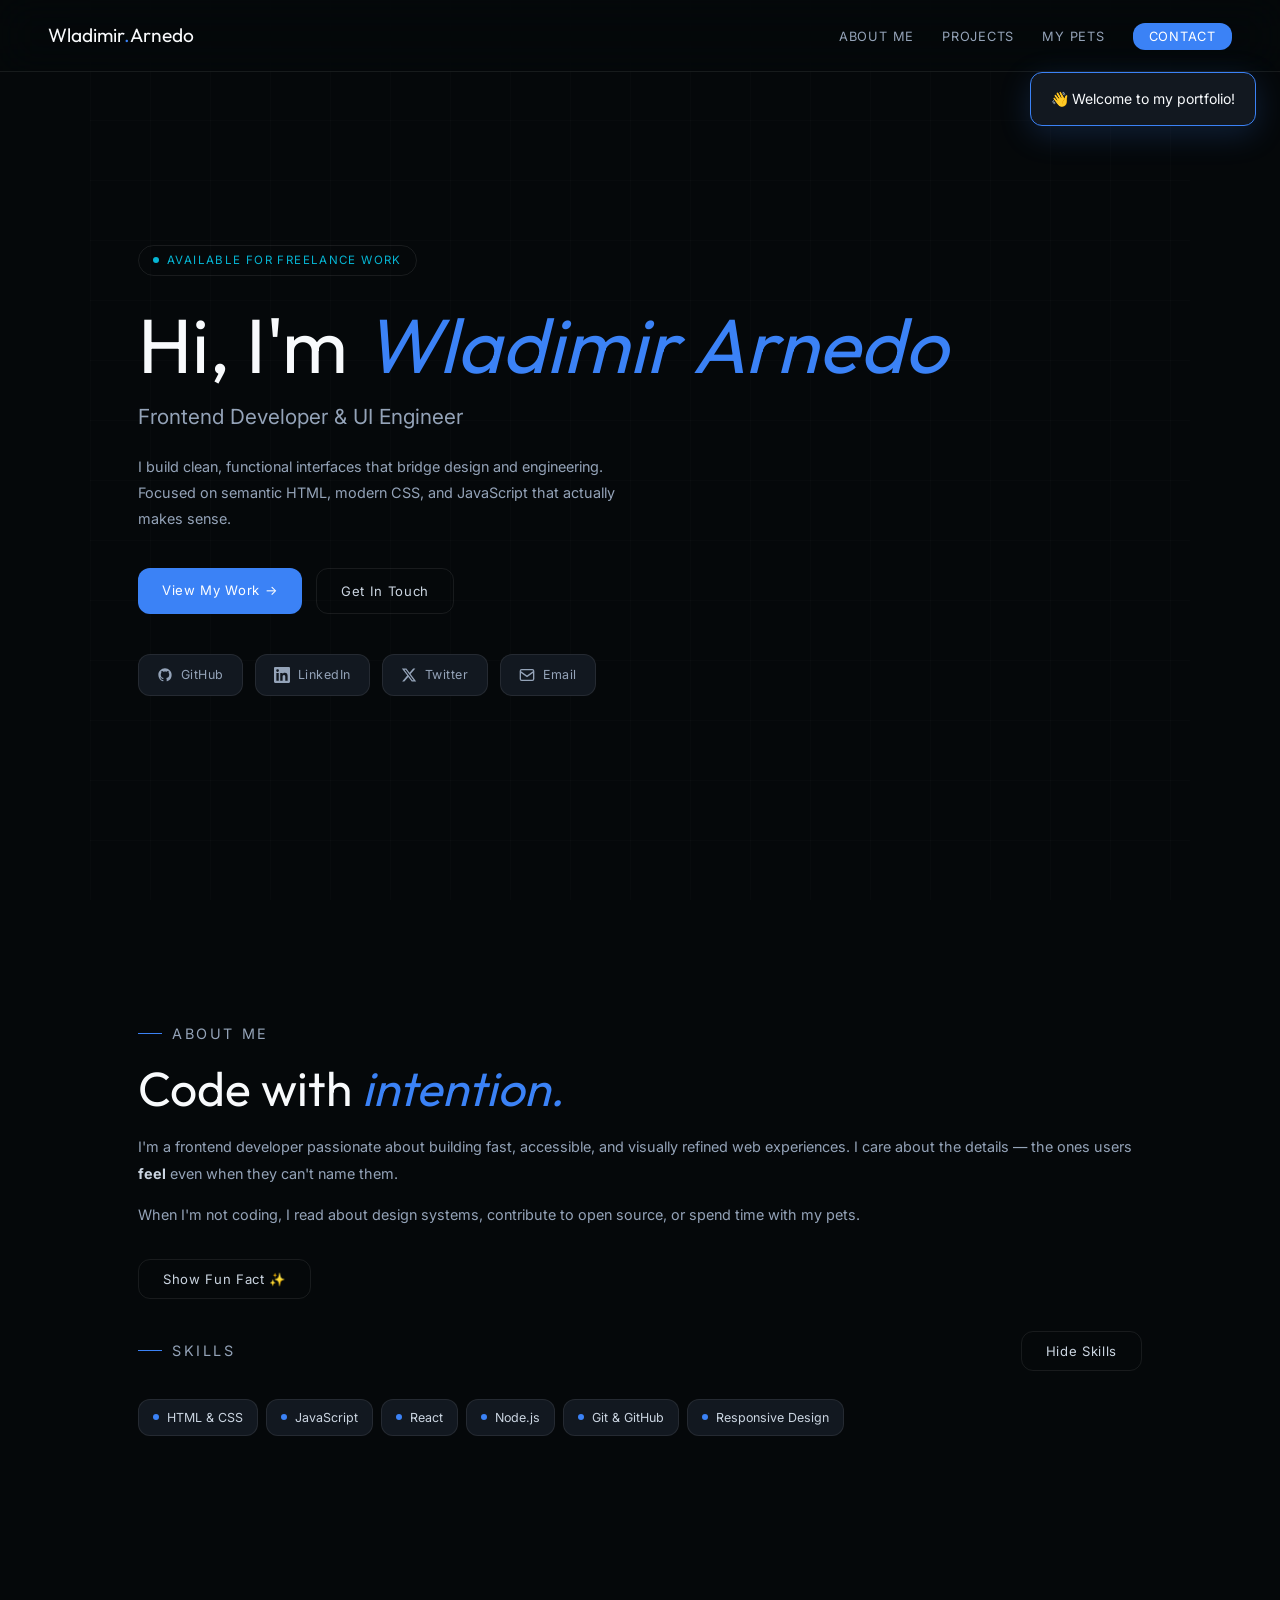
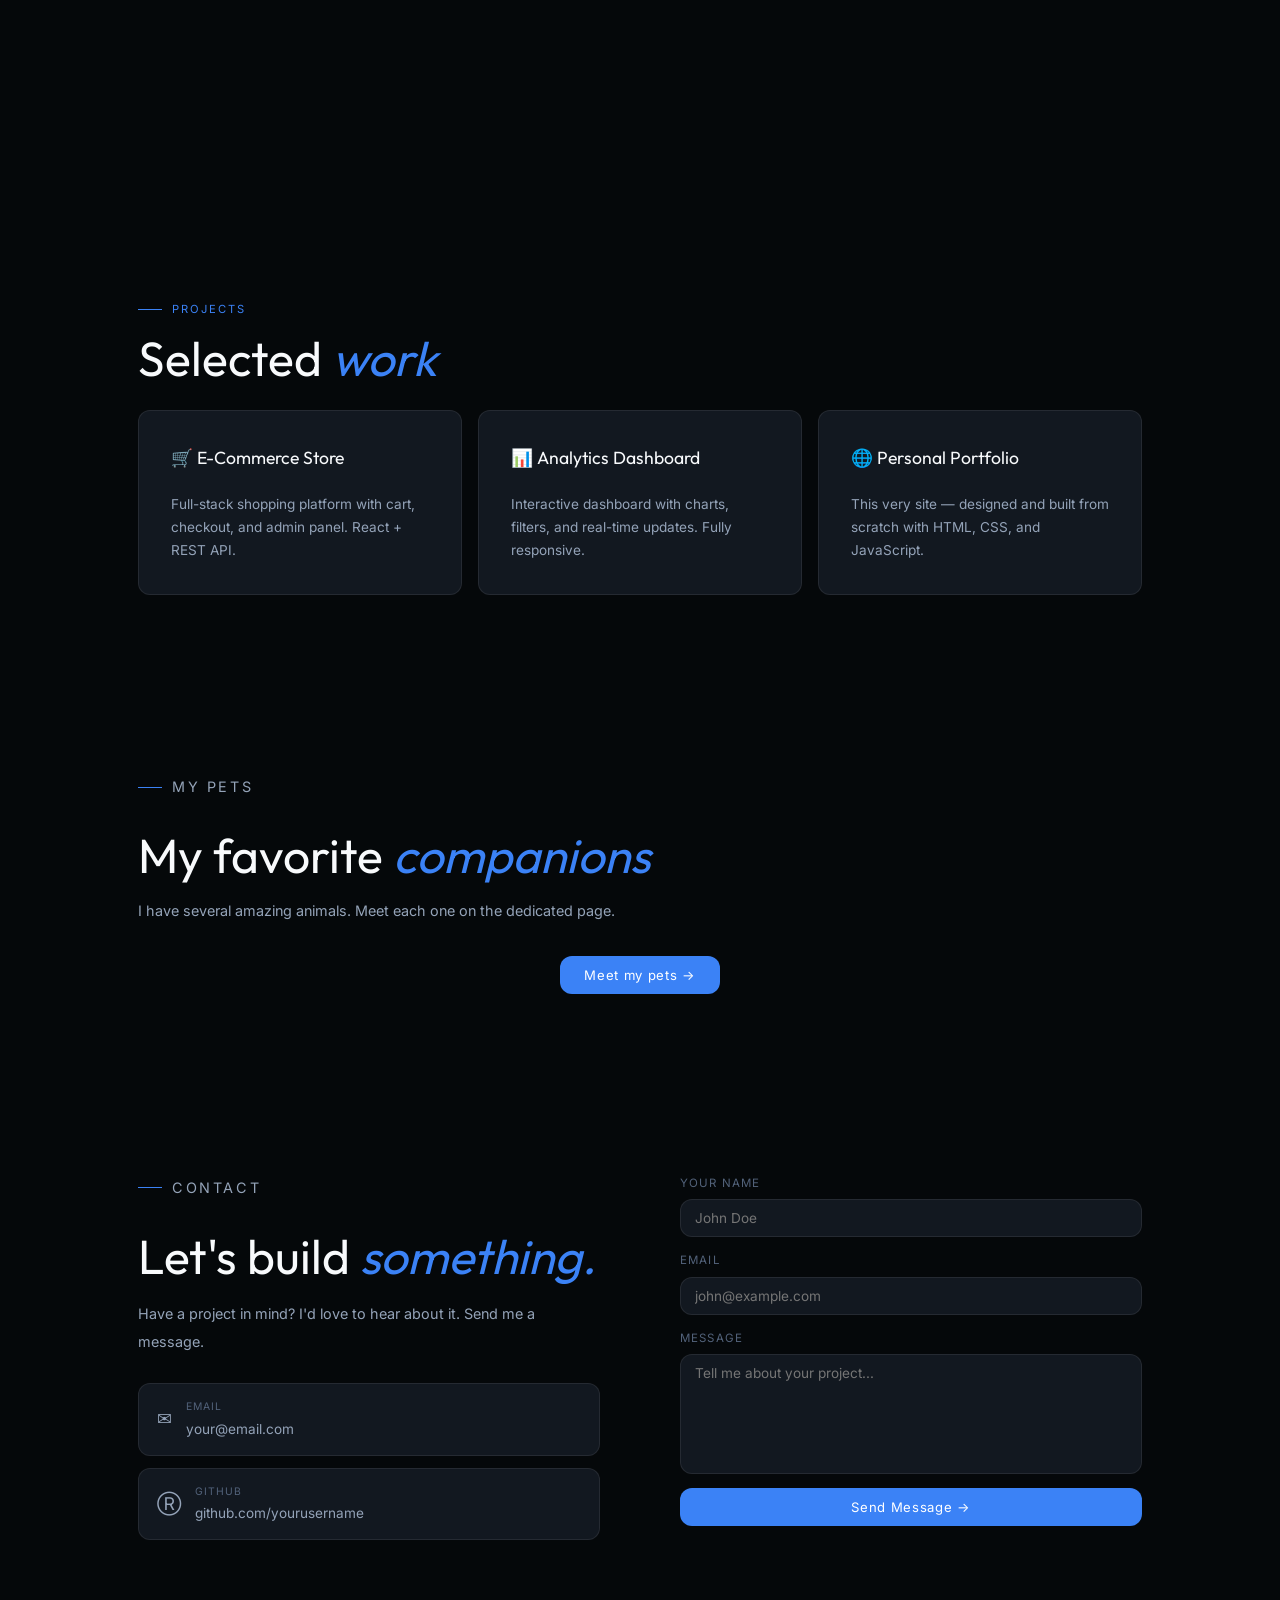
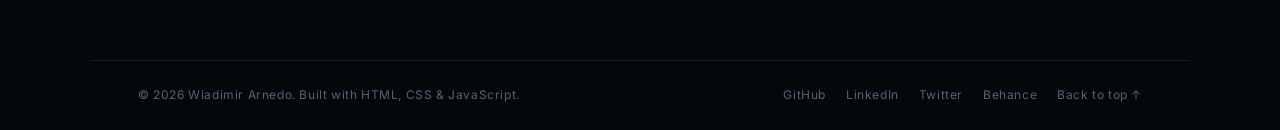
<file: portfolio2-main/index.html>
<!DOCTYPE html>
<html lang="en">

<head>
  <!-- Aquí configuramos lo básico: idioma, diseño adaptativo para celulares y descripción para que Google nos encuentre -->
  <meta charset="UTF-8" />
  <meta name="viewport" content="width=device-width, initial-scale=1.0" />
  <meta name="description" content="Portfolio of Wladimir Arnedo — Frontend Developer and UI Engineer." />
  <title>Wladimir Arnedo — Developer</title>

  <!-- Conectamos fuentes premium de Google Fonts -->
  <link rel="preconnect" href="https://fonts.googleapis.com">
  <link rel="preconnect" href="https://fonts.gstatic.com" crossorigin>
  <link href="https://fonts.googleapis.com/css2?family=Inter:wght@300;400;500;600&family=Outfit:wght@400;600;700&display=swap" rel="stylesheet">

  <!-- Conectamos nuestra hoja de estilos para darle color y vida a la página -->
  <link rel="stylesheet" href="styles.css" />
</head>

<body>

  <!-- Este es el mensajito de bienvenida flotante. Nuestro archivo script.js lo hará aparecer poco después de abrir la página -->
  <div id="welcome-toast" class="welcome-toast" role="status" aria-live="polite"></div>

  <!-- 
       =================================================
       ENCABEZADO Y MENÚ DE NAVEGACIÓN
       Esta es la barra superior fija. 
       Tiene nuestro logo y los enlaces para movernos.
       ================================================= 
  -->
  <header>
    <nav>
      <!-- Al hacer clic en el logo, volvemos mágicamente arriba del todo -->
      <a href="#home" class="nav-logo">Wladimir<span>.</span>Arnedo</a>

      <!-- Botón de menú hamburguesa para móviles -->
      <button class="hamburger" id="hamburger" aria-label="Abrir menú">
        <span></span>
        <span></span>
        <span></span>
      </button>

      <!-- Los enlaces para navegar cómodamente por nuestras secciones -->
      <ul class="nav-links" id="nav-links">
        <li><a href="#about">About Me</a></li>
        <li><a href="#projects">Projects</a></li>
        <!-- ¡Un atajo para ir a ver a nuestras mascotas! -->
        <li><a href="mascotas.html">My Pets</a></li>
        <!-- Este botón lo hacemos resaltar un poco más para animar a que nos contacten -->
        <li><a href="#contact" class="nav-cta">Contact</a></li>
      </ul>

      <!-- Fondo oscuro para cuando el menú está abierto -->
      <div class="menu-overlay" id="menu-overlay"></div>
    </nav>
  </header>

  <main>
    <!-- 
         =================================================
         SECCIÓN PRINCIPAL (HERO)
         Lo primero que ve la gente al entrar.
         Nos presentamos de forma amigable y ofrecemos formas de contacto.
         ================================================= 
    -->
    <section id="home" class="hero">
      <!-- Un fondo con una cuadrícula sutil para darle un toque muy pro -->
      <div class="hero-grid"></div>

      <div class="hero-content">
        <!-- Un detallito visual: un circulito que parpadea indicando que estamos disponibles para trabajar -->
        <div class="hero-badge">
          <span class="dot"></span>Available for freelance work
        </div>

        <!-- El gran título con nuestro nombre -->
        <h1>Hi, I'm <em>Wladimir Arnedo</em></h1>
        <p class="hero-role">Frontend Developer &amp; UI Engineer</p>
        <p class="hero-desc">
          I build clean, functional interfaces that bridge design and engineering.
          Focused on semantic HTML, modern CSS, and JavaScript that actually makes sense.
        </p>

        <!-- Los botones principales: uno para ver proyectos y otro para enviar mensaje -->
        <div class="hero-actions">
          <a href="#projects" class="btn btn-primary">View My Work &rarr;</a>
          <a href="#contact" class="btn btn-outline">Get In Touch</a>
        </div>

        <!-- 
             Fila con iconos de nuestras redes y contactos.
             Usamos SVGs directamente en vez de librerías grandes para que la página cargue súper rápido.
        -->
        <div class="social-row">

          <!-- Enlace directo a nuestro GitHub -->
          <a href="https://github.com/yourusername" target="_blank" rel="noopener" class="social-btn" id="btn-github"
            title="GitHub">
            <svg viewBox="0 0 24 24" fill="currentColor" aria-hidden="true">
              <path d="M12 2C6.477 2 2 6.484 2 12.017c0 4.425 2.865 8.18 6.839 9.504.5.092.682-.217.682-.483
              0-.237-.008-.868-.013-1.703-2.782.605-3.369-1.343-3.369-1.343-.454-1.158-1.11-1.466-1.11-1.466
              -.908-.62.069-.608.069-.608 1.003.07 1.531 1.032 1.531 1.032.892 1.53 2.341 1.088 2.91.832
              .092-.647.35-1.088.636-1.338-2.22-.253-4.555-1.113-4.555-4.951 0-1.093.39-1.988 1.029-2.688
              -.103-.253-.446-1.272.098-2.65 0 0 .84-.27 2.75 1.026A9.564 9.564 0 0112 6.844c.85.004
              1.705.115 2.504.337 1.909-1.296 2.747-1.027 2.747-1.027.546 1.379.202 2.398.1 2.651
              .64.7 1.028 1.595 1.028 2.688 0 3.848-2.339 4.695-4.566 4.943.359.309.678.92.678 1.855
              0 1.338-.012 2.419-.012 2.747 0 .268.18.58.688.482A10.019 10.019 0 0022 12.017
              C22 6.484 17.522 2 12 2z" />
            </svg>
            <span>GitHub</span>
          </a>

          <!-- Enlace a nuestro LinkedIn profesional -->
          <a href="https://linkedin.com/in/yourusername" target="_blank" rel="noopener" class="social-btn"
            id="btn-linkedin" title="LinkedIn">
            <svg viewBox="0 0 24 24" fill="currentColor" aria-hidden="true">
              <path d="M20.447 20.452h-3.554v-5.569c0-1.328-.027-3.037-1.852-3.037-1.853 0-2.136
              1.445-2.136 2.939v5.667H9.351V9h3.414v1.561h.046c.477-.9 1.637-1.85 3.37-1.85
              3.601 0 4.267 2.37 4.267 5.455v6.286zM5.337 7.433a2.062 2.062 0 01-2.063-2.065
              2.064 2.064 0 112.063 2.065zm1.782 13.019H3.555V9h3.564v11.452zM22.225 0H1.771
              C.792 0 0 .774 0 1.729v20.542C0 23.227.792 24 1.771 24h20.451C23.2 24 24 23.227
              24 22.271V1.729C24 .774 23.2 0 22.222 0h.003z" />
            </svg>
            <span>LinkedIn</span>
          </a>

          <!-- Enlace a nuestro Twitter / X -->
          <a href="https://x.com/yourusername" target="_blank" rel="noopener" class="social-btn" id="btn-twitter"
            title="X / Twitter">
            <svg viewBox="0 0 24 24" fill="currentColor" aria-hidden="true">
              <path d="M18.244 2.25h3.308l-7.227 8.26 8.502 11.24H16.17l-5.214-6.817L4.99
              21.75H1.68l7.73-8.835L1.254 2.25H8.08l4.713 6.231zm-1.161 17.52h1.833L7.084
              4.126H5.117z" />
            </svg>
            <span>Twitter</span>
          </a>

          <!-- Enlace rápido para que nos envíen un correo electrónico -->
          <a href="mailto:your@email.com" class="social-btn" id="btn-email" title="Email">
            <svg viewBox="0 0 24 24" fill="none" stroke="currentColor" stroke-width="2" aria-hidden="true">
              <rect x="2" y="4" width="20" height="16" rx="2" />
              <path d="m2 7 10 7 10-7" />
            </svg>
            <span>Email</span>
          </a>

        </div>
      </div>
    </section>

    <!-- 
         =================================================
         SECCIÓN SOBRE MÍ
         Aquí contamos un poquito de quiénes somos.
         ¡Y le pusimos magia con JavaScript para que sea divertido!
         ================================================= 
    -->
    <section id="about" class="about">
      <p class="section-label">About Me</p>
      <h2>Code with <em>intention.</em></h2>

      <!-- Le pusimos un ID a este párrafo para poder cambiarle el texto mágicamente al presionar un botón -->
      <p id="about-bio">
        I'm a frontend developer passionate about building fast, accessible, and
        visually refined web experiences. I care about the details — the ones users
        <strong>feel</strong> even when they can't name them.
      </p>
      <p>
        When I'm not coding, I read about design systems, contribute to open source,
        or spend time with my pets.
      </p>

      <!-- ¡Un botón sorpresa! Si haces clic, JavaScript cambiará el texto que acabas de leer por una anécdota -->
      <button id="btn-fun-fact" class="btn btn-outline" style="margin-top:1rem">
        Show Fun Fact &#10024;
      </button>

      <!-- Aquí listamos nuestras herramientas. Agregamos un botón para esconderlas si queremos limpiar la pantalla -->
      <div class="skills-controls">
        <p class="section-label" style="margin-bottom:0">Skills</p>
        <!-- Este botón trabajará mano a mano con JavaScript para hacer desaparecer (o aparecer) la lista de abajo -->
        <button id="btn-toggle-skills" class="btn btn-outline">Hide Skills</button>
      </div>

      <!-- Nuestras habilidades. Tienen un ID clave para que el botón sepa exactamente qué ocultar -->
      <div class="skills-grid" id="skills-grid">
        <span class="skill-tag">HTML &amp; CSS</span>
        <span class="skill-tag">JavaScript</span>
        <span class="skill-tag">React</span>
        <span class="skill-tag">Node.js</span>
        <span class="skill-tag">Git &amp; GitHub</span>
        <span class="skill-tag">Responsive Design</span>
      </div>
    </section>

    <!-- 
         =================================================
         NUESTROS PROYECTOS
         Un pequeño escaparate de lo que hemos construido.
         Cada tarjeta de la lista tiene su descripción y enlace.
         ================================================= 
    -->
    <section id="projects" class="projects">
      <p class="section-label">Projects</p>
      <h2>Selected <em>work</em></h2>

      <!-- Una lista limpia sin los aburridos puntos negros de siempre -->
      <ul class="projects-list">
        <li>
          <a href="https://github.com/yourusername" target="_blank" rel="noopener" class="project-link">
            🛒 E-Commerce Store
          </a>
          <p>Full-stack shopping platform with cart, checkout, and admin panel. React + REST API.</p>
        </li>
        <li>
          <a href="https://github.com/yourusername" target="_blank" rel="noopener" class="project-link">
            📊 Analytics Dashboard
          </a>
          <p>Interactive dashboard with charts, filters, and real-time updates. Fully responsive.</p>
        </li>
        <li>
          <!-- Un guiño: este enlace te regresa a la parte alta de la página que estás leyendo ahora -->
          <a href="#home" class="project-link">
            🌐 Personal Portfolio
          </a>
          <p>This very site — designed and built from scratch with HTML, CSS, and JavaScript.</p>
        </li>
      </ul>
    </section>

    <!-- 
         =================================================
         SECCIÓN MASCOTAS
         Una invitación para que los usuarios vayan a nuestra 
         sección dedicada de animalitos.
         ================================================= 
    -->
    <section id="pets" class="pets-section">
      <p class="section-label">My Pets</p>
      <h2>My favorite <em>companions</em></h2>
      <p>I have several amazing animals. Meet each one on the dedicated page.</p>

      <!-- Centramos este botón para que llame más la atención -->
      <div class="btn-wrapper">
        <button id="btn-pets" class="btn btn-primary">
          Meet my pets &rarr;
        </button>
      </div>
    </section>

    <!-- 
         =================================================
         SECCIÓN DE CONTACTO
         Acá dividimos la pantalla: información directa a la 
         izquierda, y un formulario listo para usarse a la derecha.
         ================================================= 
    -->
    <section id="contact" class="contact">
      <div class="contact-inner">

        <!-- La información directa por si prefieren enviarnos un correo o buscar nuestro GitHub -->
        <div class="contact-info">
          <p class="section-label">Contact</p>
          <h2>Let's build <em>something.</em></h2>
          <p>Have a project in mind? I'd love to hear about it. Send me a message.</p>

          <!-- Un par de tarjetas para nuestros métodos de contacto -->
          <div class="contact-items">
            <a href="mailto:your@email.com" class="contact-item">
              <span class="ci-icon">&#9993;</span>
              <div>
                <span class="ci-label">Email</span>
                your@email.com
              </div>
            </a>
            <a href="https://github.com/yourusername" target="_blank" rel="noopener" class="contact-item">
              <span class="ci-icon">&#9415;</span>
              <div>
                <span class="ci-label">GitHub</span>
                github.com/yourusername
              </div>
            </a>
          </div>
        </div>

        <!-- El formulario. Lo genial es que JavaScript se encarga de manejarlo 
             para que cuando la persona presione Enviar, la página no parpadee ni se recargue -->
        <form class="contact-form" id="contact-form">
          <div class="form-group">
            <label for="name">Your Name</label>
            <input type="text" id="name" name="name" placeholder="John Doe" required />
          </div>
          <div class="form-group">
            <label for="email">Email</label>
            <input type="email" id="email" name="email" placeholder="john@example.com" required />
          </div>
          <div class="form-group">
            <label for="message">Message</label>
            <!-- Evitamos que puedan estirar la caja del mensaje porque rompería nuestro bonito diseño -->
            <textarea id="message" name="message" placeholder="Tell me about your project..." required></textarea>
          </div>
          <button type="submit" class="btn btn-primary">Send Message &rarr;</button>

          <!-- Este pequeño párrafo es el lugar donde aparecerá mágicamente el mensaje "¡Enviado!" -->
          <p id="form-status" class="form-status"></p>
        </form>

      </div>
    </section>
  </main>

  <!-- 
       =================================================
       PIE DE PÁGINA (FOOTER)
       La firma de nuestro sitio web con el año y un resumen
       de los enlaces más importantes.
       ================================================= 
  -->
  <footer>
    <span>&copy; 2026 Wladimir Arnedo. Built with HTML, CSS &amp; JavaScript.</span>
    <div class="footer-links">
      <a href="https://github.com/yourusername" target="_blank" rel="noopener">GitHub</a>
      <a href="https://linkedin.com/in/yourusername" target="_blank" rel="noopener">LinkedIn</a>
      <a href="https://x.com/yourusername" target="_blank" rel="noopener">Twitter</a>
      <a href="https://behance.net/yourusername" target="_blank" rel="noopener">Behance</a>
      <a href="#home">Back to top &uarr;</a>
    </div>
  </footer>

  <!-- Y por último, pero importantísimo: le damos vida a nuestra web cargando las acciones interactivas -->
  <script src="script.js"></script>
</body>

</html>
</file>
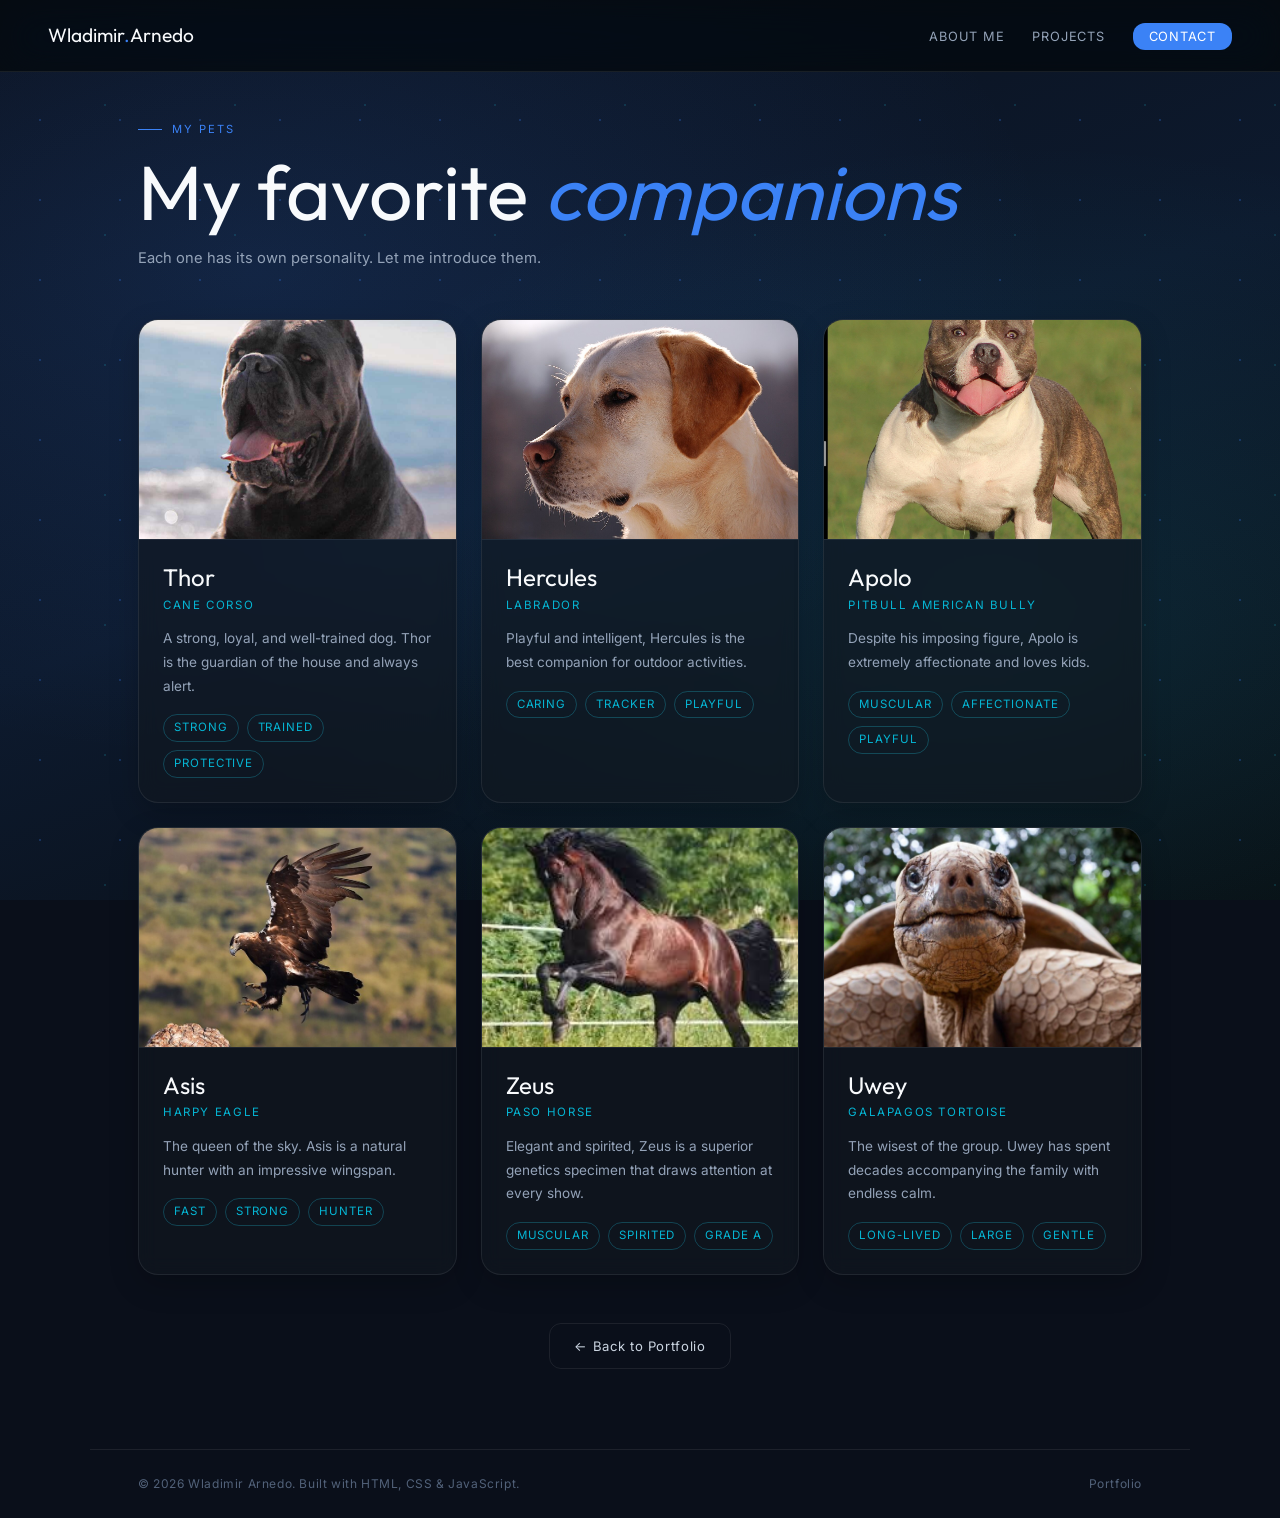
<file: portfolio2-main/mascotas.html>
<!DOCTYPE html>
<html lang="en">

<head>
  <!-- Preparamos la página: le decimos el idioma y nos aseguramos de que se vea perfecta en cualquier celular -->
  <meta charset="UTF-8" />
  <meta name="viewport" content="width=device-width, initial-scale=1.0" />
  <meta name="description" content="Pet gallery of Wladimir Arnedo — meet Thor, Hercules, Apolo, and more." />
  <title>My Pets — Wladimir Arnedo</title>

  <!-- Conectamos fuentes premium de Google Fonts -->
  <link rel="preconnect" href="https://fonts.googleapis.com">
  <link rel="preconnect" href="https://fonts.gstatic.com" crossorigin>
  <link href="https://fonts.googleapis.com/css2?family=Inter:wght@300;400;500;600&family=Outfit:wght@400;600;700&display=swap" rel="stylesheet">

  <!-- Conectamos la misma hoja de estilos del portafolio principal. Así todo se ve como parte de una misma familia -->
  <link rel="stylesheet" href="styles.css" />
</head>

<!-- ¡Truco importante! Le ponemos la clase "page-pets" al body. 
     Gracias a ella, nuestro CSS sabrá que tiene que encender ese fondo estrellado tan especial que diseñamos. -->
<body class="page-pets">

  <!-- 
       =================================================
       ENCABEZADO Y MENÚ DE NAVEGACIÓN
       Es súper parecido al de la página principal para que 
       nadie se pierda. Solo que aquí usamos "index.html#" 
       para devolver al visitante a donde estaba antes.
       ================================================= 
  -->
  <header>
    <nav>
      <!-- Un clic al logo te lleva de vuelta a casa (la página inicial) -->
      <a href="index.html" class="nav-logo">Wladimir<span>.</span>Arnedo</a>

      <!-- Botón de menú hamburguesa para móviles -->
      <button class="hamburger" id="hamburger" aria-label="Abrir menú">
        <span></span>
        <span></span>
        <span></span>
      </button>

      <ul class="nav-links" id="nav-links">
        <li><a href="index.html#about">About Me</a></li>
        <li><a href="index.html#projects">Projects</a></li>
        <!-- Un botón llamativo por si se enamoran de nuestras mascotas y quieren contactarnos -->
        <li><a href="index.html#contact" class="nav-cta">Contact</a></li>
      </ul>

      <!-- Fondo oscuro para cuando el menú está abierto -->
      <div class="menu-overlay" id="menu-overlay"></div>
    </nav>
  </header>

  <!-- 
       =================================================
       GALERÍA DE NUESTRAS MASCOTAS
       Aquí hemos preparado unas lindas tarjetas (cards)
       para presumir y presentar a cada miembro de la familia.
       ================================================= 
  -->
  <main class="pet-gallery">
    <p class="section-label">My Pets</p>
    <h1>My favorite <em>companions</em></h1>
    <p class="gallery-desc">Each one has its own personality. Let me introduce them.</p>

    <!-- Nuestro tablero mágico de fotos. Le dijimos a CSS que organice esto automáticamente según el tamaño de la pantalla -->
    <div class="gallery-grid">

      <!-- Conozcamos a Thor -->
      <article class="pet-card">
        <!-- El "alt" es súper necesario: le cuenta de qué trata la imagen a las personas con discapacidad visual -->
        <img src="Thor.jpg" alt="Thor, a strong and elegant Cane Corso" />
        <div class="pet-info">
          <h2>Thor</h2>
          <p class="pet-breed">Cane Corso</p>
          <p>A strong, loyal, and well-trained dog. Thor is the guardian of the house and always alert.</p>
          <!-- Pequeñas píldoras informativas que resumen cómo es -->
          <div class="pet-tags">
            <span class="tag">Strong</span>
            <span class="tag">Trained</span>
            <span class="tag">Protective</span>
          </div>
        </div>
      </article>

      <!-- Y aquí está Hercules, el consentido -->
      <article class="pet-card">
        <img src="labra.jpg" alt="Hercules, a friendly and playful Labrador" />
        <div class="pet-info">
          <h2>Hercules</h2>
          <p class="pet-breed">Labrador</p>
          <p>Playful and intelligent, Hercules is the best companion for outdoor activities.</p>
          <div class="pet-tags">
            <span class="tag">Caring</span>
            <span class="tag">Tracker</span>
            <span class="tag">Playful</span>
          </div>
        </div>
      </article>

      <!-- Un saludo para el gran Apolo -->
      <article class="pet-card">
        <img src="pitbull.jpeg" alt="Apolo, a muscular and affectionate Pitbull American Bully" />
        <div class="pet-info">
          <h2>Apolo</h2>
          <p class="pet-breed">Pitbull American Bully</p>
          <p>Despite his imposing figure, Apolo is extremely affectionate and loves kids.</p>
          <div class="pet-tags">
            <span class="tag">Muscular</span>
            <span class="tag">Affectionate</span>
            <span class="tag">Playful</span>
          </div>
        </div>
      </article>

      <!-- Asis vigilando desde arriba -->
      <article class="pet-card">
        <img src="aguila.jpg" alt="Asis, a majestic and fast Harpy Eagle" />
        <div class="pet-info">
          <h2>Asis</h2>
          <p class="pet-breed">Harpy Eagle</p>
          <p>The queen of the sky. Asis is a natural hunter with an impressive wingspan.</p>
          <div class="pet-tags">
            <span class="tag">Fast</span>
            <span class="tag">Strong</span>
            <span class="tag">Hunter</span>
          </div>
        </div>
      </article>

      <!-- La elegancia hecha caballo, Zeus -->
      <article class="pet-card">
        <img src="horse.jpeg" alt="Zeus, a spirited and elegant Paso horse" />
        <div class="pet-info">
          <h2>Zeus</h2>
          <p class="pet-breed">Paso Horse</p>
          <p>Elegant and spirited, Zeus is a superior genetics specimen that draws attention at every show.</p>
          <div class="pet-tags">
            <span class="tag">Muscular</span>
            <span class="tag">Spirited</span>
            <span class="tag">Grade A</span>
          </div>
        </div>
      </article>

      <!-- Y Uwey, que tiene más paciencia que todos nosotros juntos -->
      <article class="pet-card">
        <img src="uwey.jpg" alt="Uwey, a long-lived and calm Galapagos tortoise" />
        <div class="pet-info">
          <h2>Uwey</h2>
          <p class="pet-breed">Galapagos Tortoise</p>
          <p>The wisest of the group. Uwey has spent decades accompanying the family with endless calm.</p>
          <div class="pet-tags">
            <span class="tag">Long-lived</span>
            <span class="tag">Large</span>
            <span class="tag">Gentle</span>
          </div>
        </div>
      </article>

    </div>

    <!-- Siempre es amable dejarle al visitante una manera clara de regresar al lugar del que vino -->
    <div class="btn-wrapper">
      <a href="index.html" class="btn btn-outline">&larr; Back to Portfolio</a>
    </div>
  </main>

  <!-- 
       =================================================
       PIE DE PÁGINA
       Una despedida sencilla que hace juego perfecto 
       con el resto del diseño del sitio web.
       ================================================= 
  -->
  <footer>
    <span>&copy; 2026 Wladimir Arnedo. Built with HTML, CSS &amp; JavaScript.</span>
    <div class="footer-links">
      <a href="index.html">Portfolio</a>
    </div>
  </footer>

  <!-- Por último, invitamos a nuestro JavaScript a la fiesta por si necesitamos hacer magia aquí también -->
  <script src="script.js"></script>
</body>

</html>
</file>
<file: portfolio2-main/styles.css>
/* ==================================================
   NUESTRO ARCHIVO MAESTRO DE ESTILOS (styles.css)
   Aquí le damos color, forma y vida tanto a nuestro 
   portafolio principal como a la galería de mascotas.
   ================================================== */


/* ── MÓDULO 1: NUESTRA PALETA Y FUENTES MÁGICAS ──
   Esto es genial: aquí guardamos todos nuestros colores 
   y tipografías. Si algún día queremos que nuestro sitio 
   sea rojo en lugar de azul, solo cambiamos el color aquí 
   y toda la web se actualizará al instante.
   ------------------------------------------------- */
:root {
  /* Nuestra paleta de oscuridad a luz - Refinada */
  --black:      #05080a;
  --dark:       #0a0e12;
  --card:       #121820;
  --border:     rgba(255, 255, 255, 0.08);
  --muted:      #52627a;
  --text:       #94a3b8;
  --light:      #cbd5e1;
  --white:      #f8fafc;
  
  /* Nuestros colores para llamar la atención - Vibrantes */
  --blue:       #3b82f6;
  --blue-dark:  #2563eb;
  --cyan:       #06b6d4;

  /* Nuestras familias de letras (tipografías) - Premium */
  --font-main:  'Inter', system-ui, sans-serif;
  --font-serif: 'Outfit', sans-serif;

  /* Redondez de los bordes y qué tan suaves son nuestras animaciones */
  --radius:     12px;
  --transition: .3s cubic-bezier(.4, 0, .2, 1);
}


/* ── MÓDULO 2: HACIENDO LIMPIEZA GENERAL (RESET Y BASE) ──
   Cada navegador trae sus propios márgenes y estilos feos. 
   Con esto le decimos: "No gracias, nosotros tomamos el control".
   ------------------------------------------------- */
*, *::before, *::after {
  box-sizing: border-box; /* Esto hace que el ancho y alto sean súper precisos y fáciles de calcular */
  margin: 0;
  padding: 0;
}

/* Le decimos a la página que al viajar a diferentes secciones no salte bruscamente, sino que se deslice suavemente */
html { scroll-behavior: smooth; }

body {
  background: var(--black);
  color: var(--text);
  font-family: var(--font-main);
  /* Ponemos nuestro tamaño base en "rem" en vez de "px" para que se ajuste amigablemente en cualquier pantalla */
  font-size: 1rem;
  line-height: 1.7; /* Mucho aire entre las líneas para no cansar la vista */
  overflow-x: hidden; /* Prohibimos que la página se pueda mover a los lados */
  animation: fadeIn .6s ease; /* Cuando la gente entre a la página, aparecerá suavemente */
}

/* Las reglas sagradas de nuestras imágenes: crecerán hasta ocupar todo su espacio pero sin estirarse y verse raras */
img {
  max-width: 100%;
  height: auto;
  display: block;
}

/* Cuando alguien seleccione texto con el ratón, se pintará de nuestro azul bonito */
::selection { background: var(--blue); color: #fff; }

/* Nuestra animación principal que hace que la página suba un poquito y aparezca */
@keyframes fadeIn {
  from { opacity: 0; transform: translateY(12px); }
  to   { opacity: 1; transform: translateY(0); }
}


/* ── MÓDULO 3: ENCHULANDO LA BARRA DE DESPLAZAMIENTO ──
   A nadie le gustan las barras de navegador grises y gordas.
   Vamos a hacerla delgada y oscura.
   ------------------------------------------------- */
::-webkit-scrollbar       { width: 4px; }
::-webkit-scrollbar-track { background: var(--black); }
::-webkit-scrollbar-thumb { background: var(--border); border-radius: 2px; }


/* ── MÓDULO 4: LA BARRA DE NAVEGACIÓN SUPERIOR ──
   Nuestro menú principal, que se quedará pegado 
   arriba como un techo invisible para que los 
   visitantes nunca se pierdan.
   ------------------------------------------------- */
header {
  position: fixed; /* Esto hace que se quede pegadito arriba aunque bajemos la página */
  top: 0; left: 0; right: 0;
  z-index: 100; /* Aseguramos que siempre esté por encima de todo lo demás */
}

nav {
  display: flex;
  align-items: center;
  justify-content: space-between; /* Empuja el logo a la izquierda y los links a la derecha */
  padding: 0 48px;
  height: 72px; /* Un poco más de aire */
  background: rgba(5, 8, 10, .75);
  backdrop-filter: blur(20px) saturate(180%); /* Efecto vidrio más intenso y vibrante */
  border-bottom: 1px solid var(--border);
}

.nav-logo {
  font-family: var(--font-serif);
  font-size: 1.2rem;
  color: var(--white);
  text-decoration: none;
}
/* El coqueto punto azul junto a nuestro apellido */
.nav-logo span { color: var(--blue); }

.nav-links {
  display: flex;
  gap: 28px; /* Un espaciado perfecto entre cada link */
  list-style: none;
}

.nav-links a {
  color: var(--text);
  text-decoration: none;
  font-size: 0.8rem;
  letter-spacing: 0.06em;
  text-transform: uppercase;
  transition: color var(--transition); /* Los colores cambiarán con una suavidad hermosa */
  position: relative;
}

/* Esa elegante rayita que aparece de la nada cuando pasas el mouse por encima */
.nav-links a::after {
  content: '';
  position: absolute;
  left: 0; bottom: -3px;
  width: 0; height: 1px;
  background: var(--blue);
  transition: width var(--transition);
}
.nav-links a:hover            { color: var(--white); }
.nav-links a:hover::after     { width: 100%; } /* Empieza en 0 y crece hasta llenar todo el ancho */

/* El botón de "Contactar" rompe la regla y usa un fondo sólido azul */
.nav-cta {
  background: var(--blue) !important;
  color: #fff !important;
  padding: 6px 16px;
  border-radius: var(--radius);
  transition: background var(--transition) !important;
}
.nav-cta:hover        { background: var(--blue-dark) !important; }
.nav-cta::after       { display: none !important; } /* Le decimos adiós a la rayita en este botón */

/* ── ESTILOS DEL MENÚ HAMBURGUESA - REFINADOS ── */
.hamburger {
  display: none; /* Escondido por defecto en computadoras */
  background: none;
  border: none;
  cursor: pointer;
  padding: 10px;
  z-index: 1001; /* Encima de todo */
  position: relative;
  width: 44px;
  height: 44px;
  transition: transform 0.3s ease;
}

.hamburger:hover {
  transform: scale(1.1);
}

.hamburger span {
  display: block;
  width: 28px;
  height: 2px;
  background: var(--white);
  margin: 6px auto;
  transition: all 0.4s cubic-bezier(0.68, -0.6, 0.32, 1.6);
  border-radius: 4px;
}

/* Diferentes anchos para un look más dinámico */
.hamburger span:nth-child(2) { width: 20px; margin-left: 0; }
.hamburger span:nth-child(3) { width: 14px; margin-left: 0; }

/* Animación al abrir */
.hamburger.active span:nth-child(1) {
  transform: translateY(8px) rotate(45deg);
  width: 28px;
}
.hamburger.active span:nth-child(2) {
  opacity: 0;
  transform: translateX(-20px);
}
.hamburger.active span:nth-child(3) {
  transform: translateY(-8px) rotate(-45deg);
  width: 28px;
}

/* Fondo oscuro (Overlay) */
.menu-overlay {
  position: fixed;
  inset: 0;
  background: rgba(0, 0, 0, 0.6);
  backdrop-filter: blur(4px);
  z-index: 998;
  opacity: 0;
  visibility: hidden;
  transition: all 0.4s ease;
}

.menu-overlay.active {
  opacity: 1;
  visibility: visible;
}


/* ── MÓDULO 5: REGLAS PARA TODAS LAS SECCIONES ──
   Para no escribir lo mismo una y otra vez, todas 
   nuestras secciones comparten estos estilos.
   ------------------------------------------------- */
section {
  min-height: 100vh; /* Obliga a la sección a ser al menos tan alta como la pantalla de tu compu */
  padding: 120px 48px 80px;
  max-width: 1100px;
  margin: 0 auto; /* Con esto logramos que quede perfectamente centrado siempre */
  opacity: 0;
  transform: translateY(30px);
  transition: all 0.8s ease-out;
}

section.visible {
  opacity: 1;
  transform: translateY(0);
}

/* La pequeña etiqueta de título antes de cada título grande (Ej: "ABOUT ME") */
.section-label {
  font-size: 0.7rem;
  letter-spacing: 0.18em;
  text-transform: uppercase;
  color: var(--blue);
  margin-bottom: 12px;
  display: flex;
  align-items: center;
  gap: 10px;
}
/* Le dibujamos una pequeña línea azul acompañando al texto */
.section-label::before {
  content: '';
  display: block;
  width: 24px; height: 1px;
  background: var(--blue);
}

/* Los imponentes títulos principales */
h2 {
  font-family: var(--font-serif);
  /* Magia responsiva: este clamp() hace que la letra crezca o encoja solita según la pantalla */
  font-size: clamp(1.8rem, 4vw, 3rem);
  font-weight: 400;
  color: var(--white);
  line-height: 1.15;
  margin-bottom: 16px;
}
/* Algunas palabritas del título las resaltamos en cursiva y de azul */
h2 em { color: var(--blue); font-style: italic; }


/* ── MÓDULO 6: LA FÁBRICA DE BOTONES ──
   Creamos unos estilos base geniales para que cada
   botón de nuestra página se vea y se sienta espectacular.
   ------------------------------------------------- */
.btn {
  display: inline-block;
  padding: 11px 24px;
  border-radius: var(--radius);
  font-family: var(--font-main);
  font-size: 0.82rem;
  letter-spacing: 0.05em;
  text-decoration: none;
  cursor: pointer;
  border: none;
  transition: all var(--transition); /* Suaviza absolutamente todos los cambios al pasar el mouse */
}

/* El botón azul que llama toda tu atención */
.btn-primary { background: var(--blue); color: #fff; }
.btn-primary:hover {
  background: var(--blue-dark);
  transform: translateY(-2px); /* ¡Da la ilusión de que el botón se levanta hacia ti! */
  box-shadow: 0 8px 24px rgba(59, 130, 246, .3); /* Y proyecta una sombra suave */
}

/* El botón más sutil, ideal para opciones secundarias */
.btn-outline {
  background: transparent;
  color: var(--light);
  border: 1px solid var(--border);
}
.btn-outline:hover {
  border-color: var(--blue);
  color: var(--blue);
  transform: translateY(-2px);
}

/* Una cajita invisible para centrar cualquier botón */
.btn-wrapper {
  display: flex;
  justify-content: center;
  margin-top: 32px;
}


/* ── MÓDULO 7: LA PORTADA (NUESTRO HERO) ──
   El gran escenario de bienvenida. Es lo primero
   que se roba las miradas de los visitantes.
   ------------------------------------------------- */
.hero {
  display: flex;
  flex-direction: column;
  justify-content: center;
  position: relative;
  overflow: hidden;
}

/* Detalle super pro: una cuadrícula de fondo que parece papel milimetrado de diseño */
.hero-grid {
  position: absolute; inset: 0;
  background-image:
    linear-gradient(var(--border) 1px, transparent 1px),
    linear-gradient(90deg, var(--border) 1px, transparent 1px);
  background-size: 60px 60px;
  opacity: .2;
  pointer-events: none; /* Le decimos al ratón que ignore esto por completo */
}

/* El cartelito de "Disponible para proyectos" */
.hero-badge {
  display: inline-flex;
  align-items: center;
  gap: 8px;
  font-size: 0.72rem;
  letter-spacing: 0.12em;
  text-transform: uppercase;
  color: var(--cyan);
  border: 1px solid var(--border);
  padding: 5px 14px;
  border-radius: 20px;
  margin-bottom: 28px;
  width: fit-content;
}

/* El lucecita verde (cian) al lado de "Disponible" que late constantemente */
.dot {
  width: 6px; height: 6px;
  background: var(--cyan);
  border-radius: 50%;
  animation: pulse 2s infinite; /* Late infinitamente cada 2 segundos */
}

/* Las instrucciones precisas para ese latido */
@keyframes pulse {
  0%, 100% { opacity: 1; transform: scale(1); }
  50%       { opacity: .4; transform: scale(.7); }
}

.hero-content { position: relative; z-index: 1; }

/* ¡Nuestro nombre en letras enormes! */
h1 {
  font-family: var(--font-serif);
  font-size: clamp(2.5rem, 6vw, 5.5rem);
  font-weight: 400;
  color: var(--white);
  line-height: 1.08;
  margin-bottom: 12px;
}
h1 em { color: var(--blue); font-style: italic; }

.hero-role {
  font-size: clamp(1rem, 2vw, 1.3rem);
  color: var(--text);
  margin-bottom: 20px;
}

.hero-desc {
  max-width: 500px;
  color: var(--text);
  font-size: 0.9rem;
  line-height: 1.8;
  margin-bottom: 36px;
}

/* Unimos los botones de la bienvenida y los separamos para que respiren */
.hero-actions { display: flex; gap: 14px; flex-wrap: wrap; }


/* ── MÓDULO 8: EL ESPACIO DE "ACERCA DE MÍ" ──
   Nuestra biografía personal y la cajita de 
   herramientas y lenguajes que sabemos usar.
   ------------------------------------------------- */
.about p {
  color: var(--text);
  font-size: 0.9rem;
  line-height: 1.9;
  margin-bottom: 14px;
}
.about p strong { color: var(--light); }

/* Empaquetamos nuestras habilidades para que se acomoden como tetris */
.skills-grid {
  display: flex;
  flex-wrap: wrap;
  gap: 8px;
  margin-top: 28px;
}

/* Cada capsulita que guarda el nombre de un lenguaje (HTML, CSS, etc.) */
.skill-tag {
  display: flex;
  align-items: center;
  gap: 8px;
  padding: 7px 14px;
  background: var(--card);
  border: 1px solid var(--border);
  border-radius: var(--radius);
  font-size: 0.78rem;
  color: var(--light);
  transition: border-color var(--transition);
}
.skill-tag:hover { border-color: var(--blue); } /* Se pinta azul cuando lo tocas con el mouse */

/* Un coqueto puntito decorativo dentro de cada cápsula */
.skill-tag::before {
  content: '';
  width: 6px; height: 6px;
  background: var(--blue);
  border-radius: 50%;
}


/* ── MÓDULO 9: EL ÁLBUM DE PROYECTOS ──
   Aquí montamos una bonita exhibición con tarjetas 
   de nuestras mejores creaciones como programadores.
   ------------------------------------------------- */
.projects { min-height: auto; padding-top: 6.25rem; }

/* Usamos CSS Grid para armar 3 columnas que soportan tarjetas igual de anchas */
.projects-list {
  list-style: none; /* Le decimos adiós a los puntitos negros típicos de las listas */
  margin-top: 1.5rem;
  display: grid;
  grid-template-columns: repeat(3, 1fr);
  gap: 1rem;
}

/* Cada tarjeta del proyecto */
.projects-list li {
  background: var(--card);
  border: 1px solid var(--border);
  border-radius: var(--radius);
  padding: 32px;
  transition: all var(--transition);
  display: flex;
  flex-direction: column;
  gap: 12px;
}
/* Cuando pasamos el ratón, ¡Boom! La tarjeta se eleva y gana una buena sombra */
.projects-list li:hover {
  border-color: rgba(59, 130, 246, 0.4);
  transform: translateY(-8px);
  box-shadow: 0 20px 40px rgba(0, 0, 0, 0.4);
  background: rgba(18, 24, 32, 0.8);
}

/* El nombre del proyecto, que además es un link clicable */
.project-link {
  display: block;
  font-family: var(--font-serif);
  font-size: 1.1rem;
  color: var(--white);
  text-decoration: none;
  margin-bottom: 8px;
  transition: color var(--transition);
}
.project-link:hover { color: var(--blue); } /* Se pinta de azul para decirnos "¡Hazme clic!" */

.projects-list li p { font-size: 0.85rem; color: var(--text); }


/* ── MÓDULO 10: EL PUENTE HACIA LAS MASCOTAS ──
   Esa pequeña sección que invita amablemente a la 
   gente a conocer a nuestros mejores amigos peludos.
   ------------------------------------------------- */
.pets-section {
  min-height: auto;
  padding-top: 100px;
}
.pets-section p { color: var(--text); font-size: 0.9rem; margin-bottom: 28px; }


/* ── MÓDULO 11: ZONA DE CONTACTO ──
   La puerta de entrada para que lluevan las
   ofertas de trabajo o los saludos cordiales.
   ------------------------------------------------- */
.contact { min-height: auto; padding-top: 100px; padding-bottom: 100px; }

/* Dividimos la pantalla a la mitad justa: una mitad para leer y la otra para escribir */
.contact-inner {
  display: grid;
  grid-template-columns: 1fr 1fr;
  gap: 80px;
  align-items: start;
}

.contact-info p {
  font-size: 0.9rem;
  color: var(--text);
  line-height: 1.9;
  margin-bottom: 28px;
}

.contact-items { display: flex; flex-direction: column; gap: 12px; }

/* Tarjetitas bonitas para el correo y otras opciones por si no quieren llenar el formulario */
.contact-item {
  display: flex;
  align-items: center;
  gap: 14px;
  padding: 14px 18px;
  background: var(--card);
  border: 1px solid var(--border);
  border-radius: var(--radius);
  text-decoration: none;
  color: var(--text);
  font-size: 0.85rem;
  transition: all var(--transition);
}
/* Esta no sube al hover, ¡sino que se desliza un poquito a la derecha! */
.contact-item:hover {
  border-color: var(--blue);
  color: var(--light);
  transform: translateX(4px);
}

.ci-icon { font-size: 1.1rem; }
.ci-label {
  font-size: 0.65rem;
  letter-spacing: 0.1em;
  text-transform: uppercase;
  color: var(--muted);
  display: block;
  margin-bottom: 2px;
}

/* Aquí armamos el formulario, apilando cajas con amor */
.contact-form { display: flex; flex-direction: column; gap: 14px; }
.form-group   { display: flex; flex-direction: column; gap: 6px; }
.form-group label {
  font-size: 0.72rem;
  letter-spacing: 0.1em;
  text-transform: uppercase;
  color: var(--muted);
}

/* Pintamos las cajas de texto donde escribirán. Tienen color oscuro y bordes suaves */
.form-group input,
.form-group textarea {
  background: var(--card);
  border: 1px solid var(--border);
  border-radius: var(--radius);
  padding: 10px 14px;
  font-family: var(--font-main);
  font-size: 0.85rem;
  color: var(--white);
  outline: none;
  resize: none; /* Le prohibimos a la gente estirar la caja de comentarios */
  transition: border-color var(--transition);
}
/* Cuando haces clic para escribir, se enciende el borde azul */
.form-group input:focus,
.form-group textarea:focus { border-color: var(--blue); }
.form-group textarea { height: 120px; }

/* El pequeño gran mensajero que dice "¡Mensaje Enviado!" cuando funciona el JavaScript */
.form-status { font-size: 0.8rem; color: var(--cyan); min-height: 20px; }


/* ── MÓDULO 12: EL PIE DE PÁGINA (FOOTER) ──
   Nuestra despedida al final del recorrido. 
   ------------------------------------------------- */
footer {
  border-top: 1px solid var(--border); /* Una línea sutil para separarlo del resto */
  padding: 24px 48px;
  display: flex;
  align-items: center;
  justify-content: space-between;
  max-width: 1100px;
  margin: 0 auto;
  font-size: 0.75rem;
  letter-spacing: 0.05em;
  color: var(--muted);
}

.footer-links { display: flex; gap: 20px; }

footer a {
  color: var(--muted);
  text-decoration: none;
  transition: color var(--transition);
}
footer a:hover { color: var(--blue); }


/* ── MÓDULO 13: EL ESPACIO SIDERAL PARA MASCOTAS ──
   Cuando entras a la página de las mascotas, se activa
   este fondo súper espacial y mágico.
   ------------------------------------------------- */
body.page-pets {
  background: #0a0f1a;
  position: relative;
}

/* Creamos unas luces de neón detrás de todo, súper sutiles y elegantes */
body.page-pets::before {
  content: '';
  position: fixed; inset: 0;
  background:
    radial-gradient(ellipse at 20% 30%, rgba(59, 130, 246, .15) 0%, transparent 55%),
    radial-gradient(ellipse at 80% 70%, rgba(34, 211, 238, .1) 0%, transparent 55%),
    linear-gradient(160deg, #0a0f1a 0%, #0d1a2e 50%, #080c10 100%);
  z-index: -1;
  pointer-events: none;
}

/* ¡Y le espolvoreamos polvo de estrellas encima! (una capa de puntitos preciosos) */
body.page-pets::after {
  content: '';
  position: fixed; inset: 0;
  background-image:
    radial-gradient(circle, rgba(59, 130, 246, .25) 1px, transparent 1px),
    radial-gradient(circle, rgba(34, 211, 238, .15) 1px, transparent 1px);
  background-size: 80px 80px, 130px 130px;
  background-position: 0 0, 40px 40px;
  z-index: -1;
  pointer-events: none;
}


/* ── MÓDULO 14: EL SALÓN DE LA FAMA (GALERÍA DE MASCOTAS) ──
   El escaparate donde brillarán las fotos de Thor, Hercules y amigos.
   ------------------------------------------------- */
.pet-gallery {
  padding: 120px 48px 80px;
  max-width: 1100px;
  margin: 0 auto;
}

.gallery-desc {
  color: var(--text);
  font-size: 0.92rem;
  margin-bottom: 48px;
}

/* El grid automático que acomodará todas las fotos cuidando que ninguna quede muy chiquita */
.gallery-grid {
  display: grid;
  grid-template-columns: repeat(auto-fit, minmax(300px, 1fr)); /* Mínimo 300px o las acomoda en la siguiente fila */
  gap: 24px;
  margin-bottom: 48px;
}

/* El famoso efecto vidrio ahumado para las tarjetas de cada mascota */
.pet-card {
  background: rgba(18, 24, 32, 0.6);
  border: 1px solid var(--border);
  border-radius: 20px;
  overflow: hidden;
  backdrop-filter: blur(10px);
  transition: all var(--transition);
  box-shadow: 0 10px 30px rgba(0, 0, 0, 0.2);
}
/* Vuelan más alto que las tarjetas normales, para que llamen más la atención */
.pet-card:hover {
  transform: translateY(-12px);
  border-color: rgba(59, 130, 246, 0.3);
  box-shadow: 0 30px 60px rgba(0, 0, 0, 0.5);
  background: rgba(18, 24, 32, 0.8);
}

/* Las fotitos se ven perfectas sin importar qué tanto las estiremos (cover) */
.pet-card img {
  width: 100%;
  height: 220px;
  object-fit: cover;
  display: block;
  border-bottom: 1px solid var(--border);
}

.pet-info { padding: 24px; }

/* Nombres de los peludos en letras bonitas */
.pet-card h2 {
  font-family: var(--font-serif);
  font-size: 1.5rem;
  color: var(--white);
  margin-bottom: 4px;
}

/* Qué raza es, escrito elegantemente en turquesa */
.pet-breed {
  font-size: 0.72rem;
  letter-spacing: 0.14em;
  text-transform: uppercase;
  color: var(--cyan);
  margin-bottom: 12px;
}

.pet-info p:not(.pet-breed) {
  font-size: 0.85rem;
  color: var(--text);
  line-height: 1.75;
  margin-bottom: 16px;
}

/* Aquí guardamos sus etiquetas descriptivas */
.pet-tags { display: flex; flex-wrap: wrap; gap: 8px; }

/* El borde de la etiqueta para decir si es "Guardián" o "Dormilón" */
.tag {
  font-size: 0.72rem;
  letter-spacing: 0.08em;
  text-transform: uppercase;
  color: var(--cyan);
  border: 1px solid rgba(34, 211, 238, .25);
  padding: 3px 10px;
  border-radius: 20px;
  transition: all var(--transition);
}
/* Y se ilumina cuando pasas el cursor */
.tag:hover {
  background: rgba(34, 211, 238, .1);
  border-color: var(--cyan);
}


/* ── MÓDULO 15: LAS MEDALLITAS DE REDES SOCIALES ──
   Nuestra colorida colección de enlaces directos a 
   plataformas donde hacemos vida digital.
   ------------------------------------------------- */
.social-row {
  display: flex;
  flex-wrap: wrap;
  gap: 12px;
  margin-top: 40px;
}

/* El botón genérico antes de que le asignemos color propio */
.social-btn {
  display: inline-flex;
  align-items: center;
  gap: 8px;
  padding: 9px 18px;
  background: var(--card);
  border: 1px solid var(--border);
  border-radius: var(--radius);
  color: var(--text);
  text-decoration: none;
  font-size: 0.78rem;
  letter-spacing: 0.04em;
  transition: all var(--transition);
}

/* Sus pequeñitos iconos de SVG */
.social-btn svg {
  width: 16px;
  height: 16px;
  flex-shrink: 0;
}

/* Todos los botones de la fila se elevan felizmente cuando los apuntas */
.social-btn:hover {
  transform: translateY(-3px);
  color: var(--white);
  box-shadow: 0 6px 20px rgba(0, 0, 0, .4);
}

/* ¡Y aquí es donde cada red revela su verdadero color al pasar el cursor por encima! */

/* GitHub en gris elegante */
#btn-github:hover  { border-color: #e6edf3; box-shadow: 0 6px 20px rgba(230,237,243,.15); }

/* LinkedIn luce todo su azul formal */
#btn-linkedin:hover { border-color: #0a66c2; color: #0a66c2; box-shadow: 0 6px 20px rgba(10,102,194,.2); }

/* X / Twitter se va por el contraste blanquito */
#btn-twitter:hover  { border-color: #e7e7e7; box-shadow: 0 6px 20px rgba(231,231,231,.1); }

/* Behance presume su azul eléctrico super cool */
#btn-behance:hover  { border-color: #1769ff; color: #1769ff; box-shadow: 0 6px 20px rgba(23,105,255,.2); }

/* Y un cian vibrante para nuestros correos */
#btn-email:hover    { border-color: var(--cyan); color: var(--cyan); box-shadow: 0 6px 20px rgba(34,211,238,.2); }


/* ── MÓDULO 16: EL CARTELITO SORPRESA (TOAST) ──
   Nació invisible, pero nuestro JavaScript lo hará 
   lucirse en la esquina superior cuando llegue la gente.
   ------------------------------------------------- */
.welcome-toast {
  position: fixed;
  top: 4.5rem;
  right: 1.5rem;
  background: var(--card);
  border: 1px solid var(--blue);
  border-radius: var(--radius);
  padding: 0.875rem 1.25rem;
  color: var(--white);
  font-size: 0.875rem;
  max-width: 18rem;
  z-index: 200;
  box-shadow: 0 8px 32px rgba(59, 130, 246, .2);
  opacity: 0; /* Por ahora está castigado sin verse (invisible) */
  transform: translateX(1.25rem); /* Y escondido un poquito hacia afuera */
  transition: all 0.4s ease;
  pointer-events: none; /* Le decimos a la página que ignore si intentan hacerle clic mientras esté invisible */
}
/* Cuando JavaScript nos ayuda poniéndole la etiqueta "show", ¡sale a la luz! */
.welcome-toast.show {
  opacity: 1;
  transform: translateX(0);
  pointer-events: auto; /* Y vuelve a ser clicable */
}


/* ── MÓDULO 17: EL INTERRUPTOR DE LAS HABILIDADES ──
   Acomoda nuestro botoncito de "Hide Skills" justo en
   el lugar correcto junto al título de "Skills".
   ------------------------------------------------- */
.skills-controls {
  display: flex;
  align-items: center;
  justify-content: space-between; /* Texto a la izquierda, botón a la derecha */
  margin-top: 2rem;
  margin-bottom: 0.5rem;
}

/* Cuando nuestro amigo JavaScript le pega esta clase a la lista, simplemente desaparece sin dejar rastro */
.skills-grid.hidden { display: none; }


/* ── MÓDULO 18: LA INTELIGENCIA PARA CELULARES Y TABLETAS (MEDIA QUERIES) ──
   ¡La cereza del pastel! Si nuestro visitante nos lee 
   desde el autobús o en un sillón, acomodaremos toda 
   la página para que siga sintiéndose perfecto.
   ------------------------------------------------- */

/* ── TABLETAS (Para pantallas medianas de entre 601px y 1024px) ── */
@media (min-width: 601px) and (max-width: 1024px) {

  /* Un respiro más ligero a los lados para aprovechar la pantalla */
  section        { padding: 6.25rem 2rem 5rem; }
  .pet-gallery   { padding: 6.25rem 2rem 5rem; }

  /* En lugar de 3 columnas de proyectos, bajamos a 2 para que no se aprieten */
  .projects-list { grid-template-columns: repeat(2, 1fr); }

  /* Las mascotas caben perfectamente en grupitos de a 3 */
  .gallery-grid  { grid-template-columns: repeat(3, 1fr); }

  /* La zona de contacto se vuelve una larga columna vertical */
  .contact-inner { grid-template-columns: 1fr; gap: 2.5rem; }
}

/* ── CELULARES (Para esas pantallas angostitas menores a 600px) ── */
@media (max-width: 600px) {

  /* Mostramos el botón hamburguesa */
  .hamburger { display: block; }

  nav {
    padding: 0 24px;
  }

  /* Convertimos la lista de links en un menú superpuesto que sale del lado derecho */
  .nav-links {
    position: fixed;
    top: 0;
    right: 0;
    width: 85%;
    max-width: 320px;
    height: 100vh;
    background: linear-gradient(135deg, rgba(10, 14, 18, 0.98), rgba(5, 8, 10, 0.99));
    backdrop-filter: blur(20px);
    flex-direction: column;
    justify-content: center;
    align-items: center;
    gap: 1.5rem;
    z-index: 999;
    
    /* Estado inicial: escondido con rotación 3D */
    opacity: 0;
    visibility: hidden;
    transform: translateX(100%) perspective(1000px) rotateY(-20deg);
    transition: all 0.5s cubic-bezier(0.16, 1, 0.3, 1);
    box-shadow: -20px 0 50px rgba(0, 0, 0, 0.8);
    padding: 2rem;
  }

  /* Cuando le damos la clase "active" con JavaScript, el menú entra en escena */
  .nav-links.active {
    opacity: 1;
    visibility: visible;
    transform: translateX(0) perspective(1000px) rotateY(0deg);
  }

  /* Animación escalonada para los links */
  .nav-links li {
    opacity: 0;
    transform: translateY(20px);
    transition: all 0.4s ease;
  }

  .nav-links.active li {
    opacity: 1;
    transform: translateY(0);
  }

  /* Delays para el efecto escalonado */
  .nav-links.active li:nth-child(1) { transition-delay: 0.2s; }
  .nav-links.active li:nth-child(2) { transition-delay: 0.3s; }
  .nav-links.active li:nth-child(3) { transition-delay: 0.4s; }
  .nav-links.active li:nth-child(4) { transition-delay: 0.5s; }

  .nav-links a {
    font-size: 1.2rem;
    font-weight: 500;
    color: var(--light);
    width: 100%;
    text-align: center;
    padding: 10px;
  }

  /* Evitamos que el header se rompa en móviles */
  header { position: fixed; }

  /* Apretamos un poquito las secciones para que todo quepa hermoso */
  section       { padding: 5rem 1.25rem 3.75rem; }
  .pet-gallery  { padding: 5rem 1.25rem 3.75rem; }

  /* En celulares apilamos los botones del hero hacia abajo para que ninguno se quede fuera de la pantalla */
  .hero-actions { flex-direction: column; align-items: flex-start; }
  .social-row   { gap: 0.5rem; }

  /* Achicamos nuestra enorme letra principal para que no grite demasiado */
  h1 { font-size: clamp(2rem, 8vw, 3rem); }

  /* Un proyecto por fila, para enfocarnos bien en uno a la vez */
  .projects-list { grid-template-columns: 1fr; }

  /* Para las mascotas usamos 2 columnas en celulares y recortamos un poco las fotos (¡Se verán de 10!) */
  .gallery-grid  { grid-template-columns: repeat(2, 1fr); gap: 0.75rem; }
  .pet-card img  { height: 9.375rem; }

  /* Formularios y contacto en filita de uno por uno */
  .contact-inner { grid-template-columns: 1fr; gap: 2rem; }

  /* Acomodamos también la despedida (el footer) al centro */
  footer         { flex-direction: column; gap: 1rem; text-align: center; }
  .footer-links  { flex-wrap: wrap; justify-content: center; }

  /* Por último, apilamos nuestro interruptor de habilidades para que no estorbe */
  .skills-controls { flex-direction: column; align-items: flex-start; gap: 0.5rem; }
}
</file>
